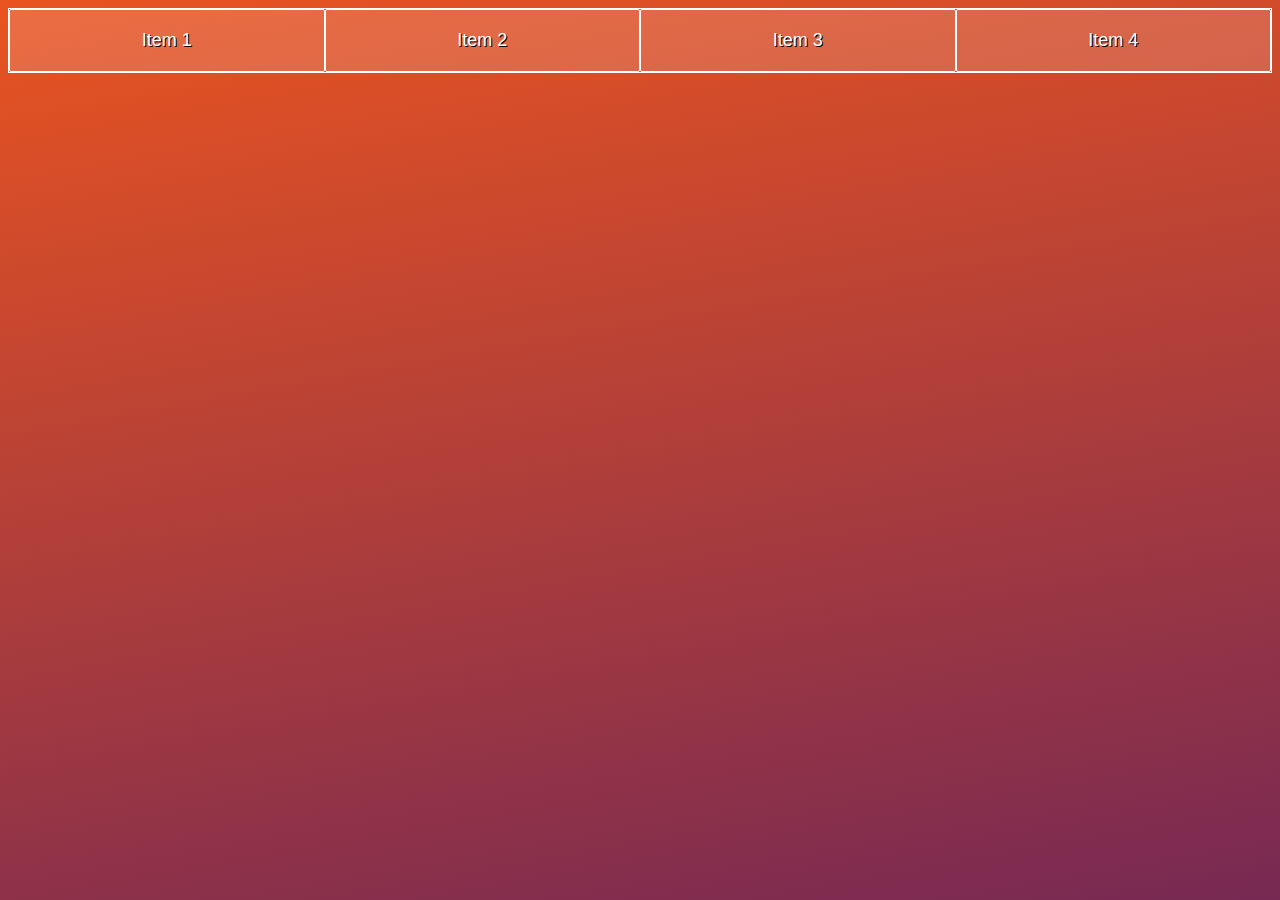
<file: resources/index.html>
<!DOCTYPE html>
<html>
  <head>
    <meta charset="utf-8">
    <title>The Complete Flexbox Course by Peter</title>
    <link rel="stylesheet" href="css/base.css">
    <link rel="stylesheet" href="css/main.css">
  </head>
  <body>
    <section class="container">
      <div class=""><span>Item 1</span></div>
      <div class=""><span>Item 2</span></div>
      <div class=""><span>Item 3</span></div>
      <div class=""><span>Item 4</span></div>
    </section>
  </body>
</html>
</file>
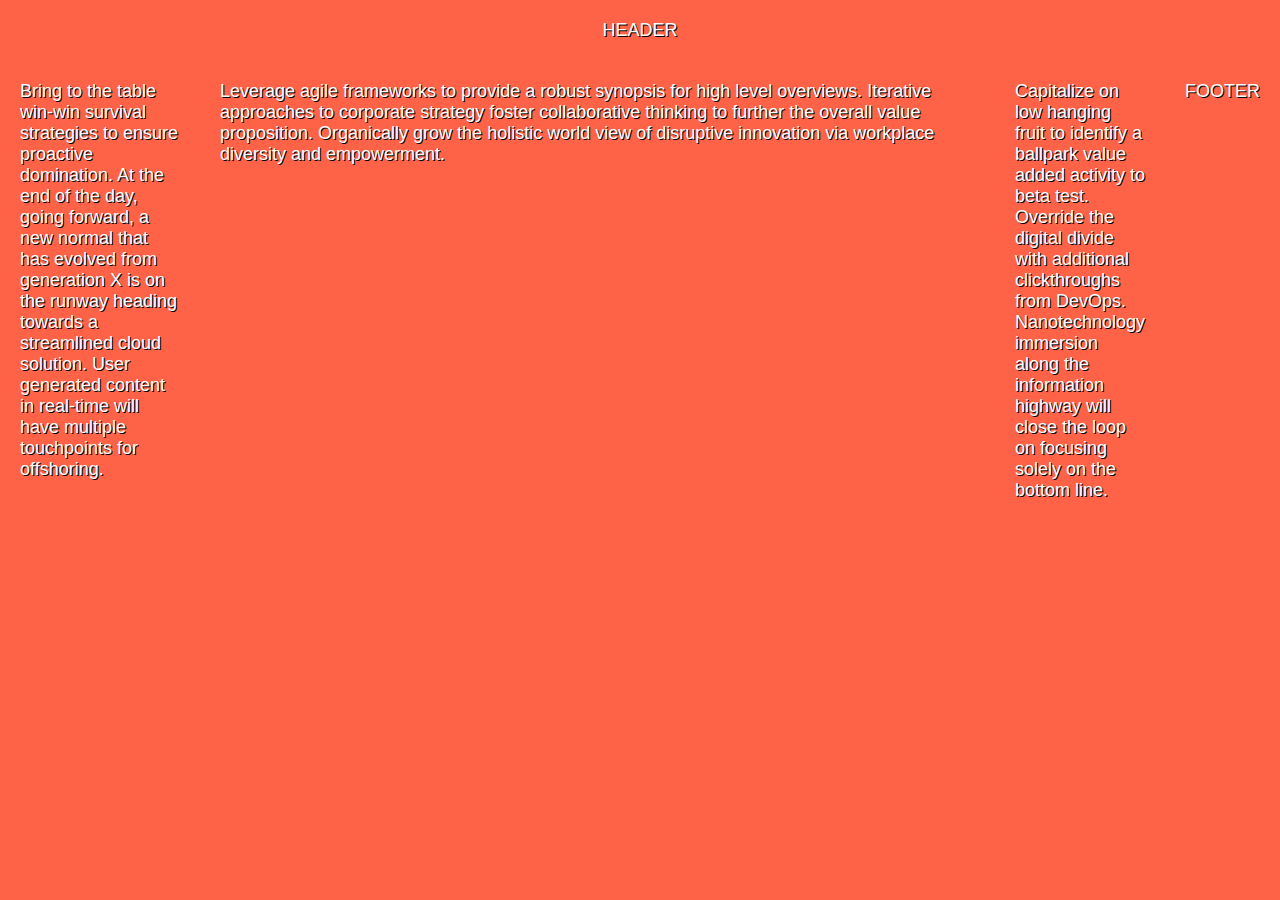
<file: 5_flexbox_in_practice/holy-grail-layout/index.html>
<!DOCTYPE html>
<html>
  <head>
    <meta charset="utf-8">
    <title>The Holy Grail Layout</title>
    <link rel="stylesheet" href="css/base.css">
    <link rel="stylesheet" href="css/main.css">
  </head>
  <body>
    <header id="header">HEADER</header>
    <main id="main">
      <section id="content">
        Leverage agile frameworks to provide a robust synopsis for high level overviews. Iterative approaches to corporate strategy foster collaborative thinking to further the overall value proposition. Organically grow the holistic world view of disruptive innovation via workplace diversity and empowerment.
      </section>
      <aside id="secondary">
        Bring to the table win-win survival strategies to ensure proactive domination. At the end of the day, going forward, a new normal that has evolved from generation X is on the runway heading towards a streamlined cloud solution. User generated content in real-time will have multiple touchpoints for offshoring.
      </aside>
      <aside id="tertiary">
        Capitalize on low hanging fruit to identify a ballpark value added activity to beta test. Override the digital divide with additional clickthroughs from DevOps. Nanotechnology immersion along the information highway will close the loop on focusing solely on the bottom line.
      </aside>
      <footer id="footer">FOOTER</footer>
    </main>
  </body>
</html>
</file>
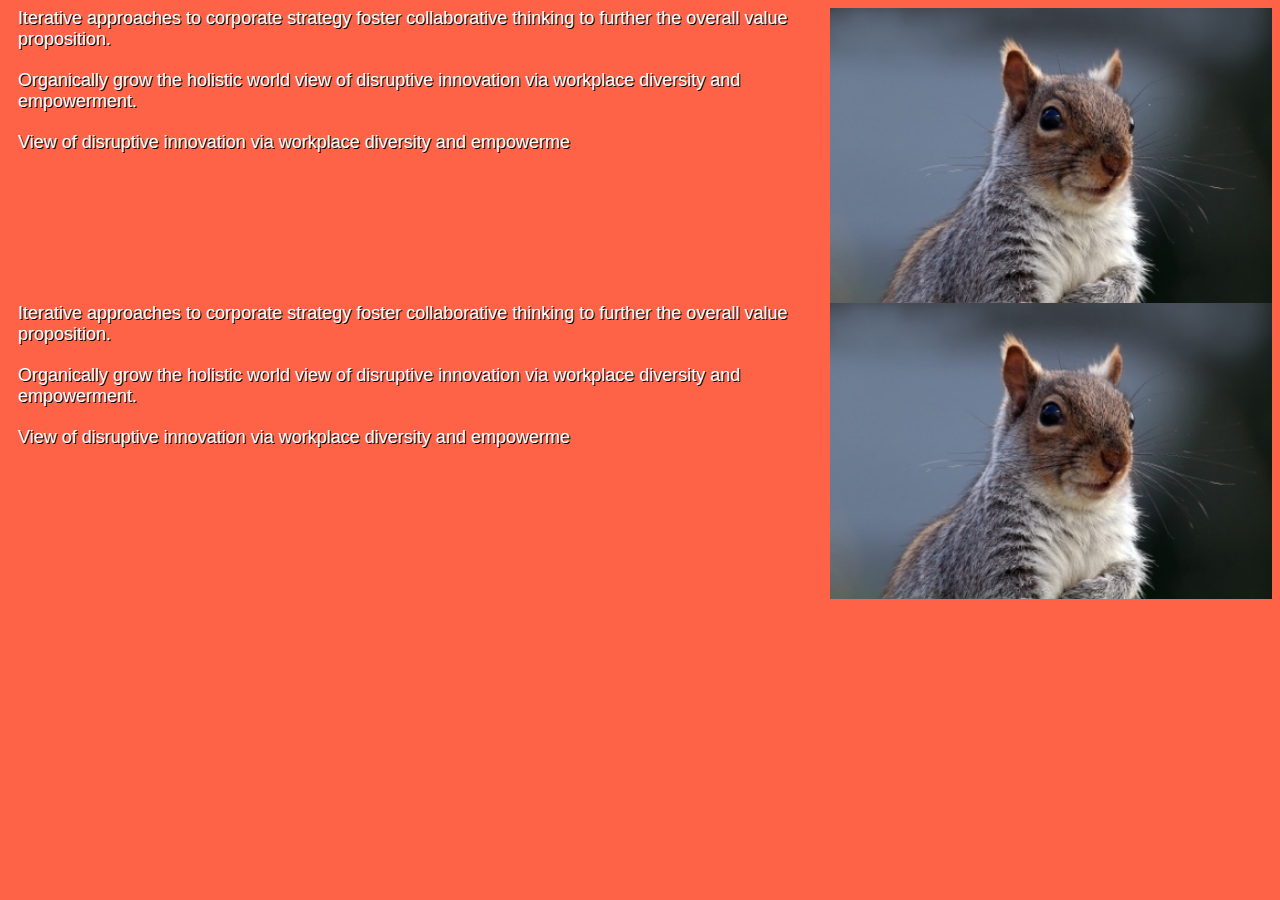
<file: 5_flexbox_in_practice/media_objects/index.html>
<!DOCTYPE html>
<html>
  <head>
    <meta charset="utf-8">
    <title>The Complete Flexbox Course</title>
    <link rel="stylesheet" href="css/base.css">
    <link rel="stylesheet" href="css/main.css">
  </head>
  <body>
    <div class="media">
      <img src="img/squirrel.jpg" alt="" class="figure">
      <div class="media-body">
        <p>Iterative approaches to corporate strategy foster collaborative thinking to further the overall value proposition.</p>
        <p>Organically grow the holistic world view of disruptive innovation via workplace diversity and empowerment.</p>
        <p>View of disruptive innovation via workplace diversity and empowerme</p>
      </div>
    </div>
    <div class="media">
      <img src="img/squirrel.jpg" alt="" class="figure">
      <div class="media-body">
        <p>Iterative approaches to corporate strategy foster collaborative thinking to further the overall value proposition.</p>
        <p>Organically grow the holistic world view of disruptive innovation via workplace diversity and empowerment.</p>
        <p>View of disruptive innovation via workplace diversity and empowerme</p>
      </div>
    </div>
  </body>
</html>
</file>
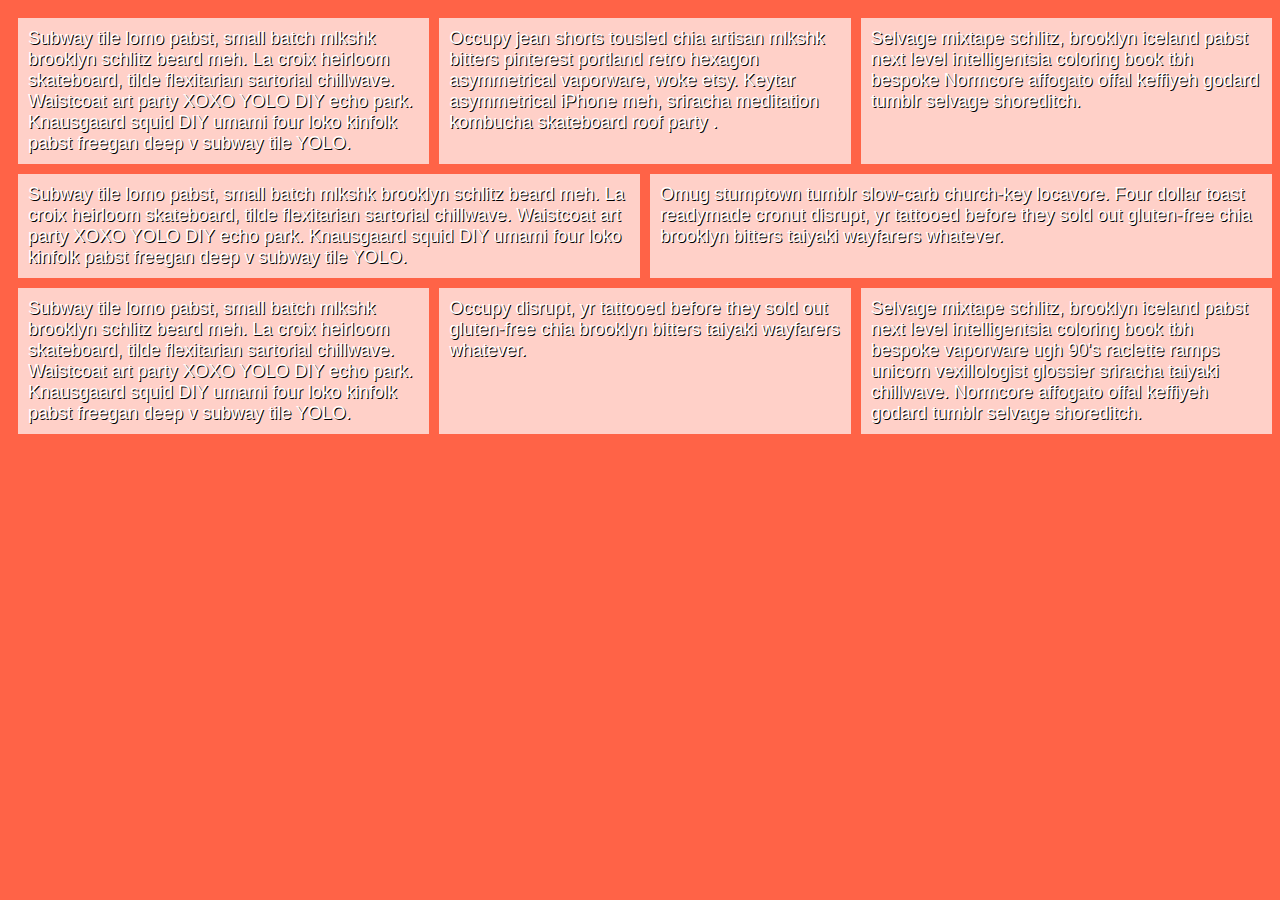
<file: 5_flexbox_in_practice/solution_1/index.html>
<!DOCTYPE html>
<html>
  <head>
    <meta charset="utf-8">
    <title>The Complete Flexbox Course by Peter</title>
    <link rel="stylesheet" href="css/base.css">
    <link rel="stylesheet" href="css/main.css">
  </head>
  <body>
    <div class="grid gutters">
      <div class="cell">
        <div class=""> Subway tile lomo pabst, small batch mlkshk brooklyn schlitz beard meh. La croix heirloom skateboard, tilde flexitarian sartorial chillwave. Waistcoat art party XOXO YOLO DIY echo park. Knausgaard squid DIY umami four loko kinfolk pabst freegan deep v subway tile YOLO. </div>
      </div>
      <div class="cell">
        <div class="">Occupy jean shorts tousled chia artisan mlkshk bitters pinterest portland retro hexagon asymmetrical vaporware, woke etsy. Keytar asymmetrical iPhone meh, sriracha meditation kombucha skateboard roof party .</div>
      </div>
      <div class="cell">
        <div class="">Selvage mixtape schlitz, brooklyn iceland pabst next level intelligentsia coloring book tbh bespoke  Normcore affogato offal keffiyeh godard tumblr selvage shoreditch.</div>
      </div>
    </div>
    <div class="grid gutters">
      <div class="cell">
        <div class=""> Subway tile lomo pabst, small batch mlkshk brooklyn schlitz beard meh. La croix heirloom skateboard, tilde flexitarian sartorial chillwave. Waistcoat art party XOXO YOLO DIY echo park. Knausgaard squid DIY umami four loko kinfolk pabst freegan deep v subway tile YOLO. </div>
      </div>
      <div class="cell">
        <div class="">Omug stumptown tumblr slow-carb church-key locavore. Four dollar toast readymade cronut disrupt, yr tattooed before they sold out gluten-free chia brooklyn bitters taiyaki wayfarers whatever.</div>
      </div>
    </div>
    <div class="grid gutters">
      <div class="cell">
        <div class=""> Subway tile lomo pabst, small batch mlkshk brooklyn schlitz beard meh. La croix heirloom skateboard, tilde flexitarian sartorial chillwave. Waistcoat art party XOXO YOLO DIY echo park. Knausgaard squid DIY umami four loko kinfolk pabst freegan deep v subway tile YOLO. </div>
      </div>
      <div class="cell">
        <div class="">Occupy disrupt, yr tattooed before they sold out gluten-free chia brooklyn bitters taiyaki wayfarers whatever.</div>
      </div>
      <div class="cell">
        <div class="">Selvage mixtape schlitz, brooklyn iceland pabst next level intelligentsia coloring book tbh bespoke vaporware ugh 90's raclette ramps unicorn vexillologist glossier sriracha taiyaki chillwave. Normcore affogato offal keffiyeh godard tumblr selvage shoreditch.</div>
      </div>
    </div>
  </body>
</html>
</file>
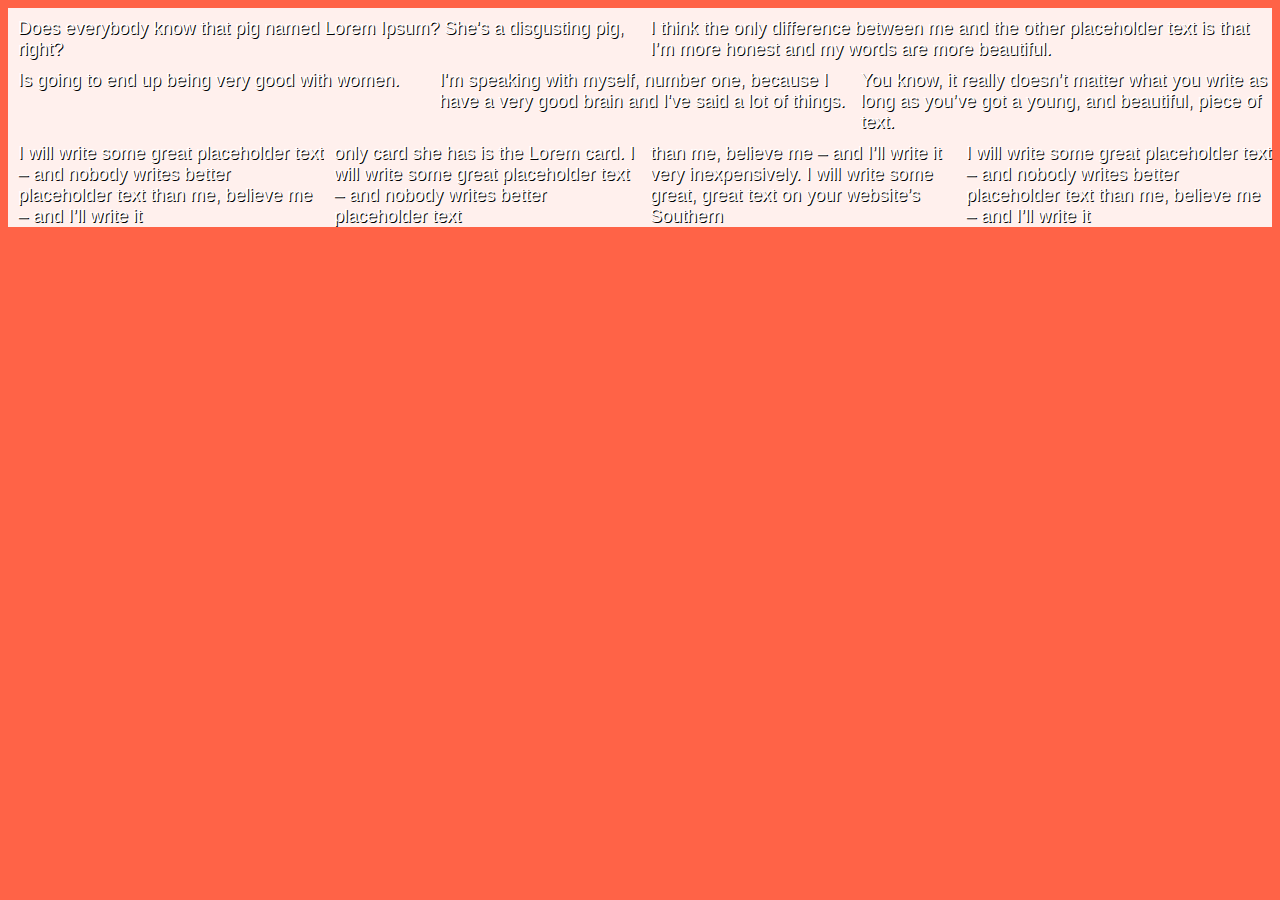
<file: 5_flexbox_in_practice/solution_2/index.html>
<!DOCTYPE html>
<html>
  <head>
    <meta charset="utf-8">
    <title>The Complete Flexbox Course by Peter</title>
    <link rel="stylesheet" href="css/base.css">
    <link rel="stylesheet" href="css/main.css">
  </head>
  <body>
    <div class="grid gutters">
      <div class="half">
        <div class="">Does everybody know that pig named Lorem Ipsum? She's a disgusting pig, right? </div>
      </div>
      <div class="half">
        <div class="">I think the only difference between me and the other placeholder text is that I’m more honest and my words are more beautiful. </div>
      </div>
    </div>
    <div class="grid gutters">
      <div class="third">
        <div class="">Is going to end up being very good with women.</div>
      </div>
      <div class="third">
        <div class="">I'm speaking with myself, number one, because I have a very good brain and I've said a lot of things.</div>
      </div>
      <div class="third">
        <div class="">You know, it really doesn’t matter what you write as long as you’ve got a young, and beautiful, piece of text.</div>
      </div>
    </div>
    <div class="grid gutters">
      <div class="fourth">
        <div class="">I will write some great placeholder text – and nobody writes better placeholder text than me, believe me – and I’ll write it </div>
      </div>
      <div class="fourth">
        <div class="">only card she has is the Lorem card. I will write some great placeholder text – and nobody writes better placeholder text</div>
      </div>
      <div class="fourth">
        <div class="">than me, believe me – and I’ll write it very inexpensively. I will write some great, great text on your website’s Southern</div>
      </div>
      <div class="fourth">
        <div class=""> I will write some great placeholder text – and nobody writes better placeholder text than me, believe me – and I’ll write it </div>
      </div>
    </div>
  </body>
</html>
</file>
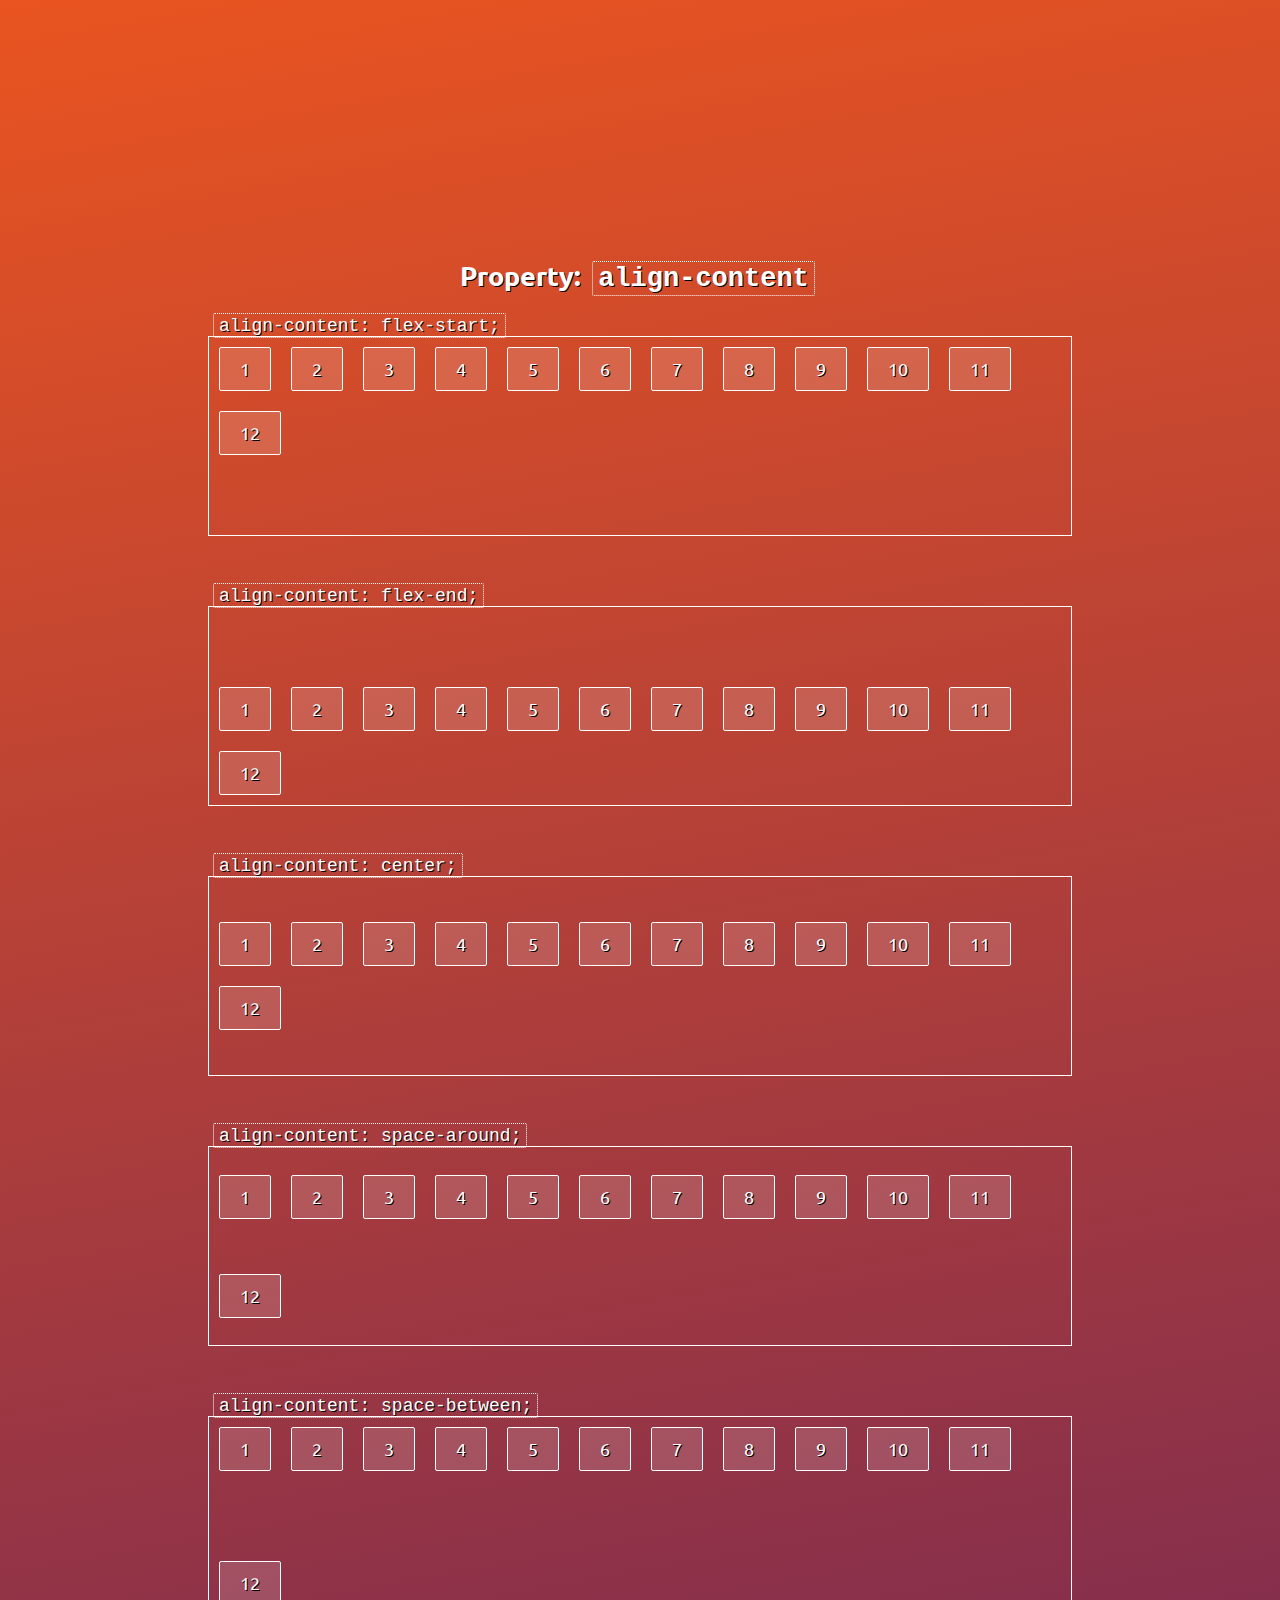
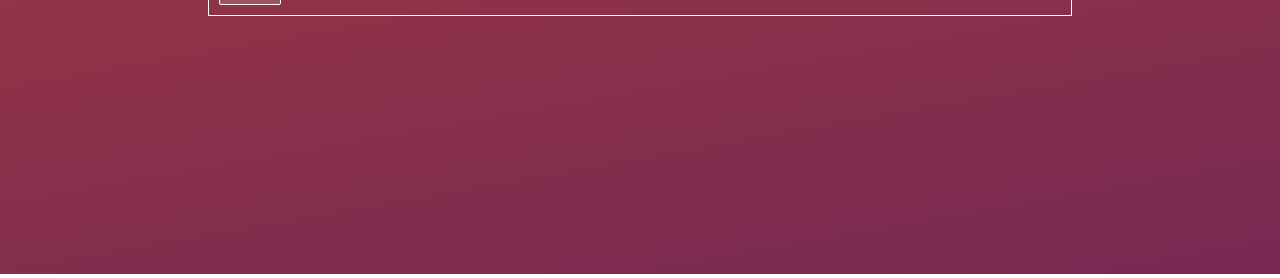
<file: showcase/aligncontent.html>
<html>
  <head>
      <title>Flexbox Grids</title>
      <link rel="stylesheet" href="css/showcase.css">
      <link rel="stylesheet" href="css/aligncontent.css">
      <link href="https://fonts.googleapis.com/css?family=Ubuntu:300" rel="stylesheet">
  </head>
  <body>

    <h2>Property: <code>align-content</code></h2>

    <code>align-content: flex-start;</code>
    <div class="align-start container outlined">
      <div>1</div> <div>2</div> <div>3</div> <div>4</div>
      <div>5</div> <div>6</div> <div>7</div> <div>8</div>
      <div>9</div> <div>10</div> <div>11</div> <div>12</div>
    </div>

    <code>align-content: flex-end;</code>
    <div class="align-end container outlined">
      <div>1</div> <div>2</div> <div>3</div> <div>4</div>
      <div>5</div> <div>6</div> <div>7</div> <div>8</div>
      <div>9</div> <div>10</div> <div>11</div> <div>12</div>
    </div>

    <code>align-content: center;</code>
    <div class="align-center container outlined">
      <div>1</div> <div>2</div> <div>3</div> <div>4</div>
      <div>5</div> <div>6</div> <div>7</div> <div>8</div>
      <div>9</div> <div>10</div> <div>11</div> <div>12</div>
    </div>

    <code>align-content: space-around;</code>
    <div class="align-around container outlined">
      <div>1</div> <div>2</div> <div>3</div> <div>4</div>
      <div>5</div> <div>6</div> <div>7</div> <div>8</div>
      <div>9</div> <div>10</div> <div>11</div> <div>12</div>
    </div>

    <code>align-content: space-between;</code>
    <div class="align-between container outlined">
      <div>1</div> <div>2</div> <div>3</div> <div>4</div>
      <div>5</div> <div>6</div> <div>7</div> <div>8</div>
      <div>9</div> <div>10</div> <div>11</div> <div>12</div>
    </div>
  </body>
</html>
</file>
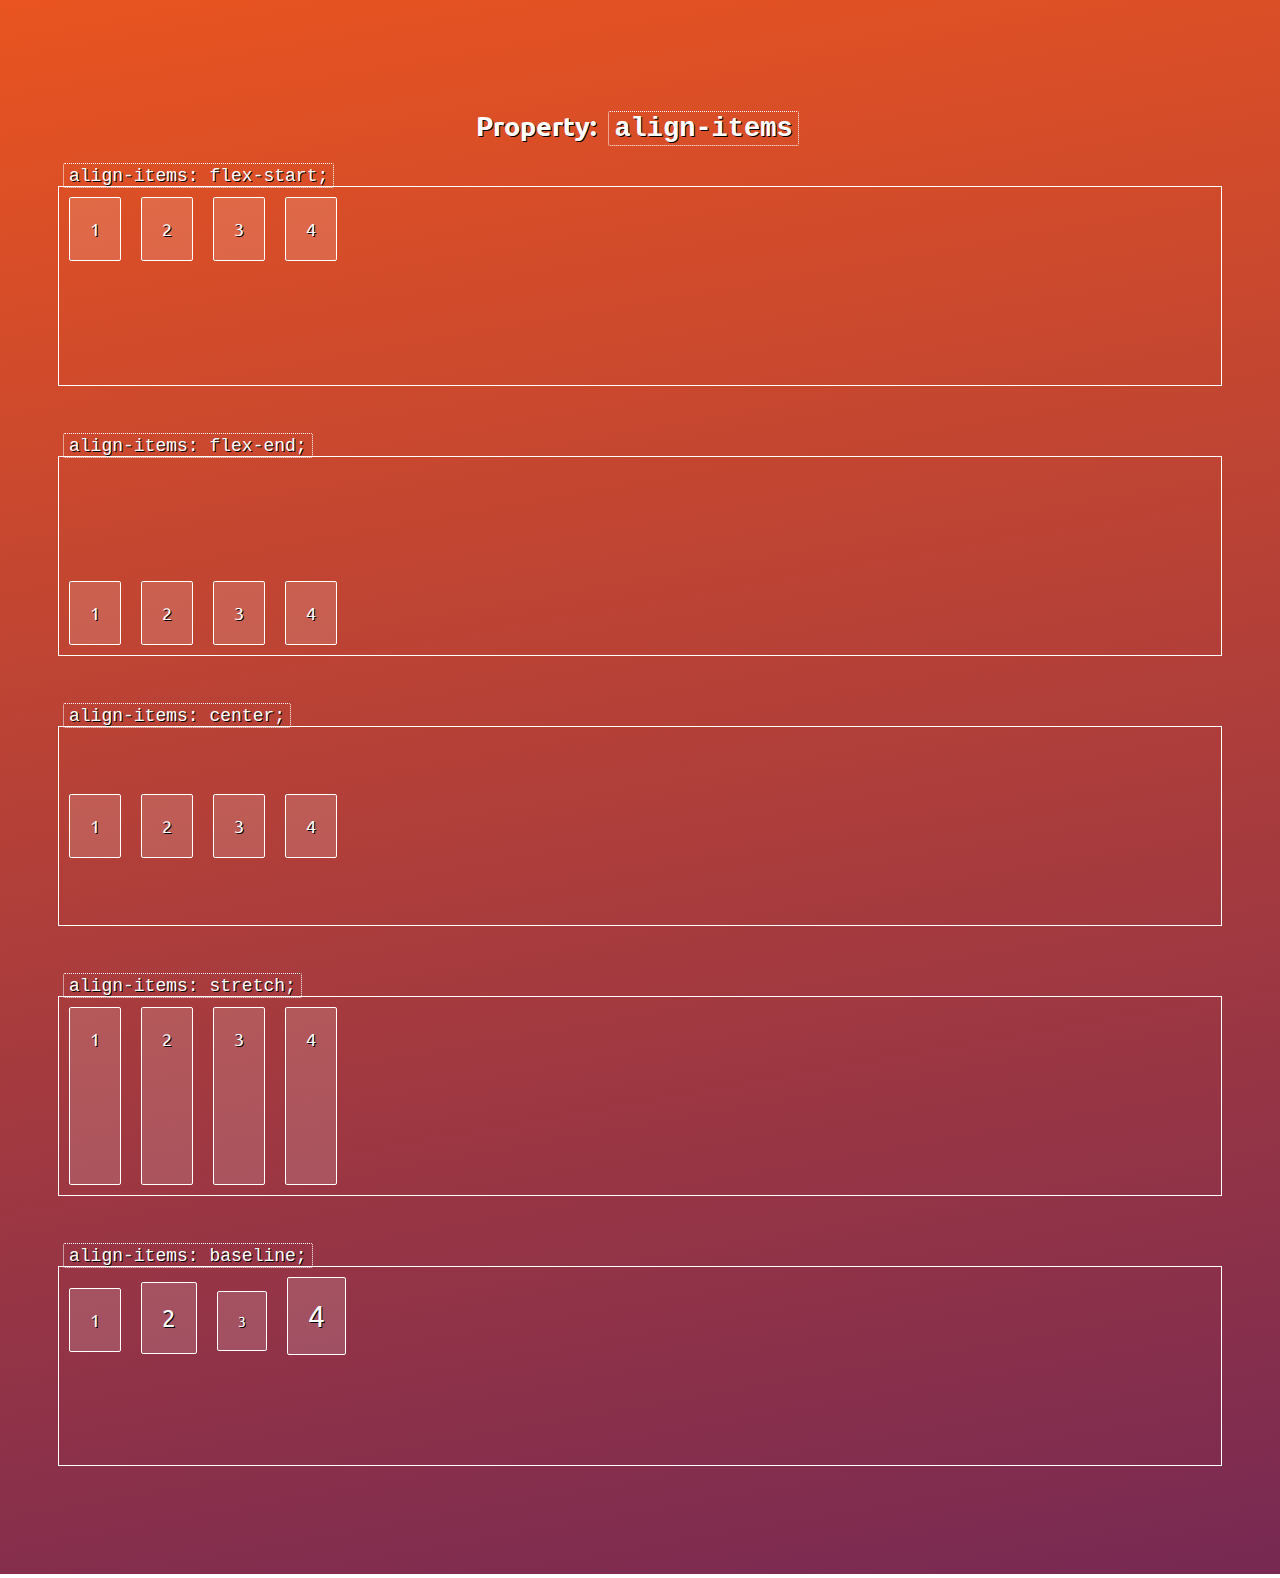
<file: showcase/alignment.html>
<html>
  <head>
      <title>Flexbox Grids</title>
      <link rel="stylesheet" href="css/showcase.css">
      <link rel="stylesheet" href="css/alignment.css">
      <link href="https://fonts.googleapis.com/css?family=Ubuntu:300" rel="stylesheet">
  </head>
  <body>

    <h2>Property: <code>align-items</code></h2>

    <code>align-items: flex-start;</code>
    <div class="align-start container outlined">
      <div>1</div>
      <div>2</div>
      <div>3</div>
      <div>4</div>
    </div>

    <code>align-items: flex-end;</code>
    <div class="align-end container outlined">
      <div>1</div>
      <div>2</div>
      <div>3</div>
      <div>4</div>
    </div>

    <code>align-items: center;</code>
    <div class="align-center container outlined">
      <div>1</div>
      <div>2</div>
      <div>3</div>
      <div>4</div>
    </div>

    <code>align-items: stretch;</code>
    <div class="align-stretch container outlined">
      <div>1</div>
      <div>2</div>
      <div>3</div>
      <div>4</div>
    </div>

    <code>align-items: baseline;</code>
    <div class="align-baseline container outlined">
      <div>1</div>
      <div>2</div>
      <div>3</div>
      <div>4</div>
    </div>
  </body>
</html>
</file>
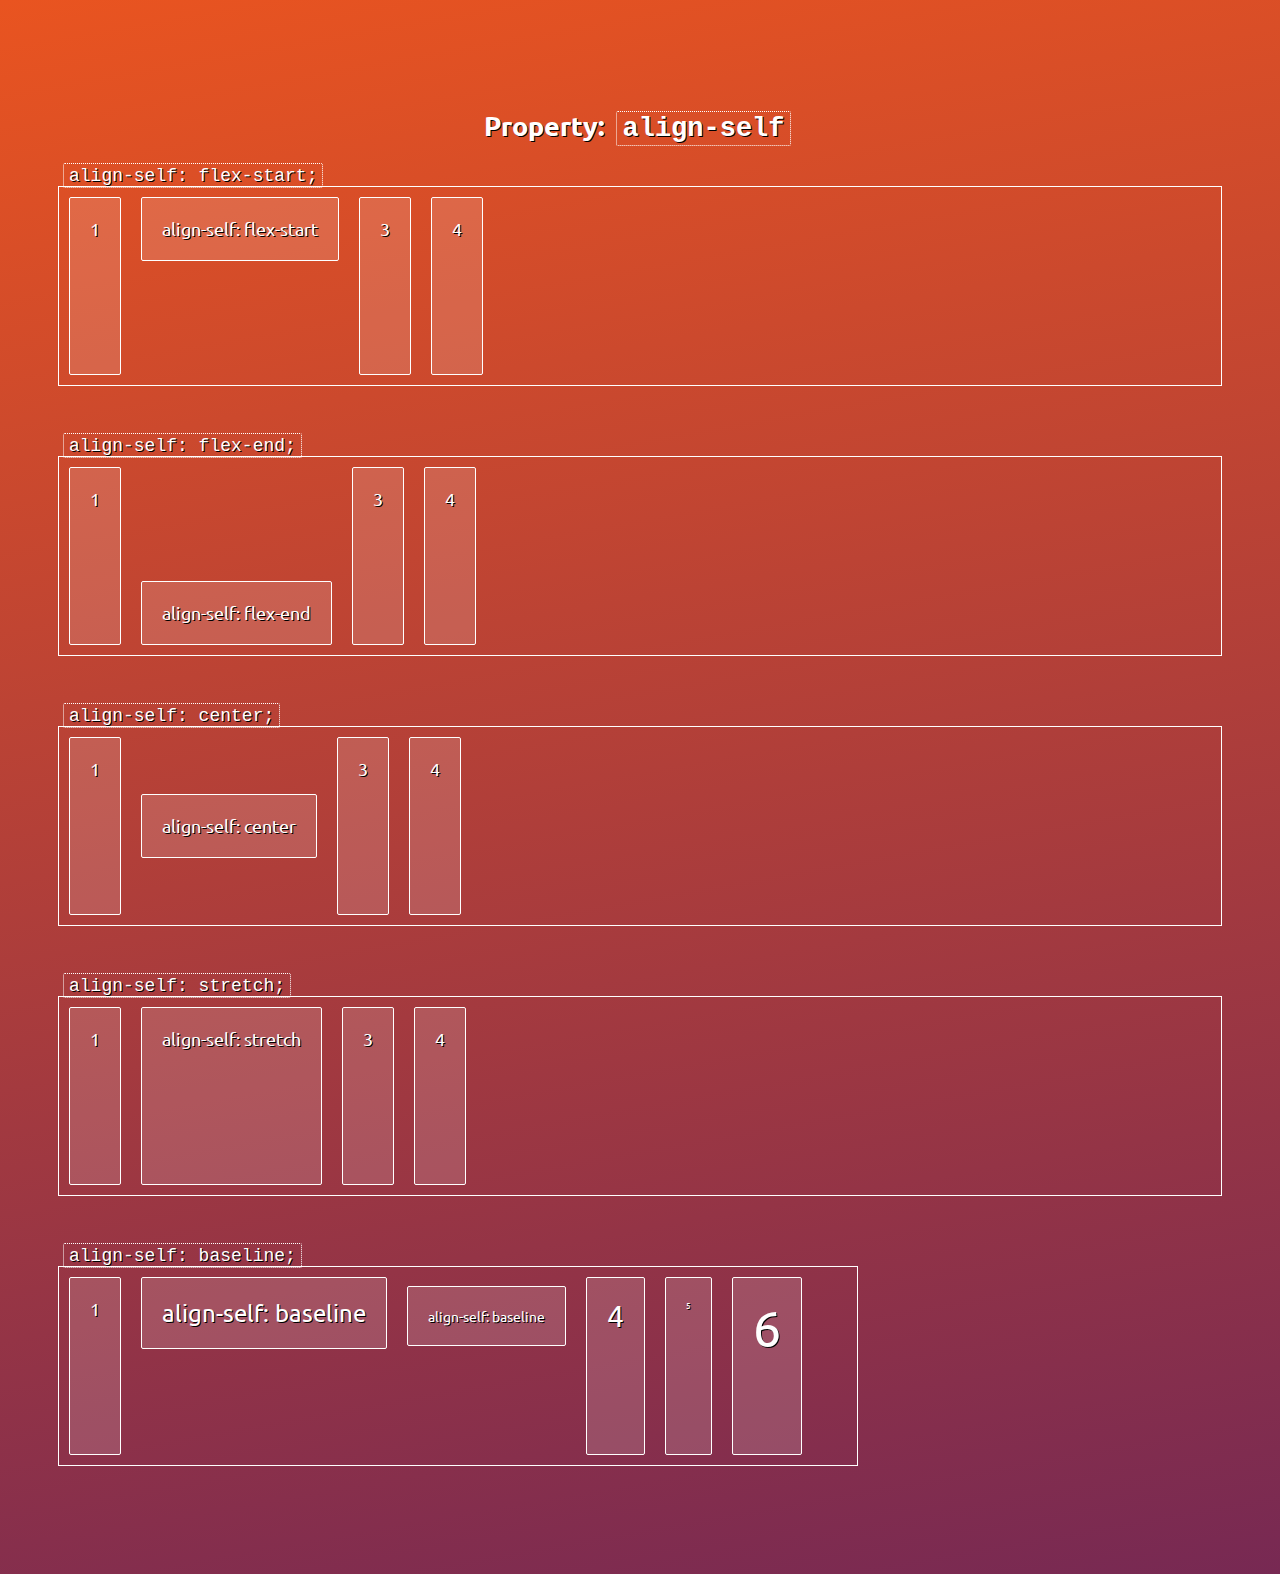
<file: showcase/alignself.html>
<html>
  <head>
      <title>Flexbox Grids</title>
      <link rel="stylesheet" href="css/showcase.css">
      <link rel="stylesheet" href="css/alignself.css">
      <link href="https://fonts.googleapis.com/css?family=Ubuntu:300" rel="stylesheet">
  </head>
  <body>

    <h2>Property: <code>align-self</code></h2>

    <code>align-self: flex-start;</code>
    <div class="container outlined">
      <div>1</div>
      <div class="self-start">align-self: flex-start</div>
      <div>3</div>
      <div>4</div>
    </div>

    <code>align-self: flex-end;</code>
    <div class="container outlined">
      <div>1</div>
      <div class="self-end">align-self: flex-end</div>
      <div>3</div>
      <div>4</div>
    </div>

    <code>align-self: center;</code>
    <div class="container outlined">
      <div>1</div>
      <div class="self-center">align-self: center</div>
      <div>3</div>
      <div>4</div>
    </div>

    <code>align-self: stretch;</code>
    <div class="container outlined">
      <div>1</div>
      <div class="self-stretch">align-self: stretch</div>
      <div>3</div>
      <div>4</div>
    </div>

    <code>align-self: baseline;</code>
    <div class="container outlined baseline">
      <div>1</div>
      <div class="self-baseline">align-self: baseline</div>
      <div class="self-baseline">align-self: baseline</div>
      <div>4</div>
      <div>5</div>
      <div>6</div>
    </div>
  </body>
</html>
</file>
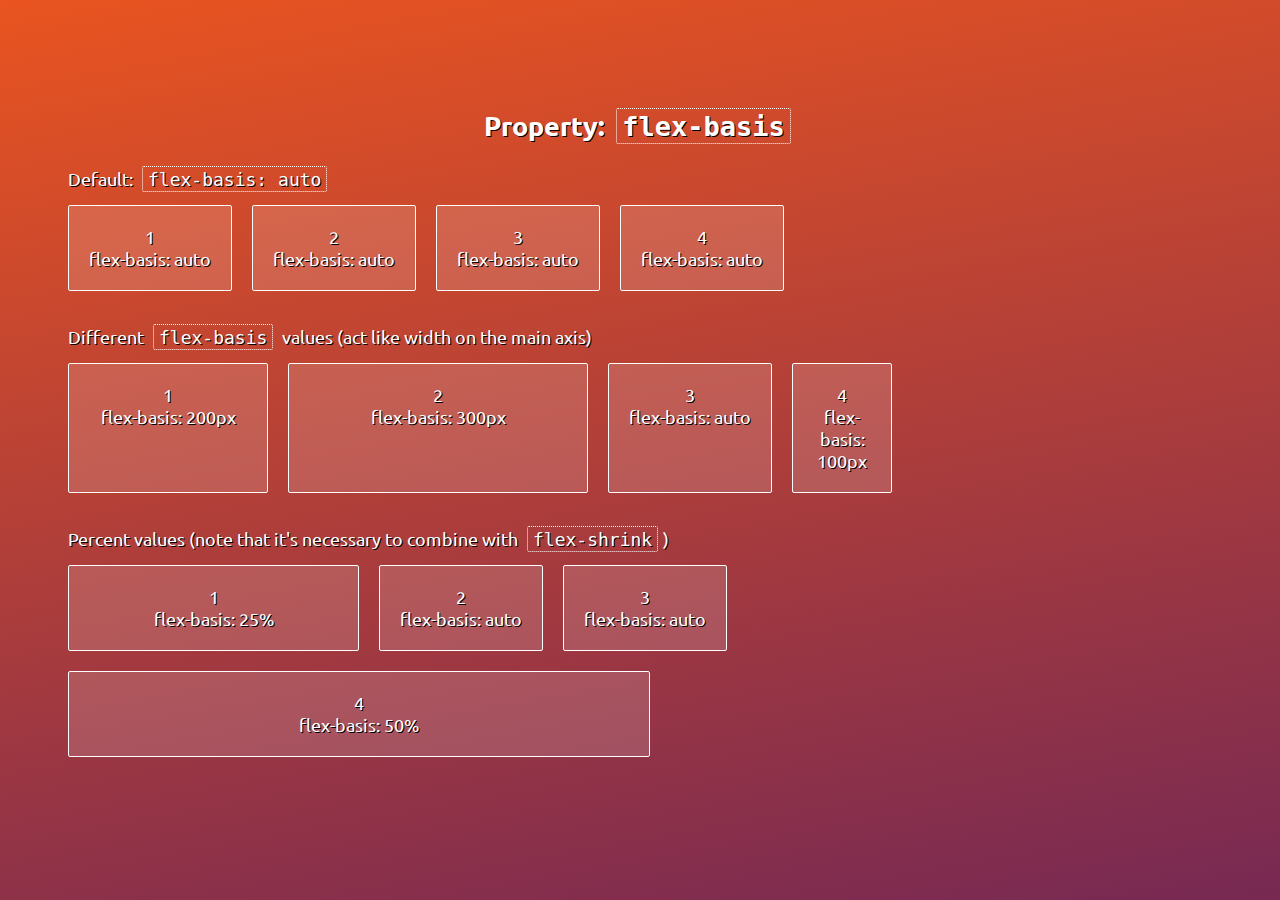
<file: showcase/flexbasis.html>
<html>
  <head>
      <title>Flexbox Grids</title>
      <link rel="stylesheet" href="css/showcase.css">
      <link rel="stylesheet" href="css/flexbasis.css">
      <link href="https://fonts.googleapis.com/css?family=Ubuntu:300" rel="stylesheet">
  </head>
  <body>

    <h2>Property: <code>flex-basis</code></h2>

    <p>Default: <code>flex-basis: auto</code></p>
    <div class="container">
      <div>1 <br>flex-basis: auto</div>
      <div>2 <br>flex-basis: auto</div>
      <div>3 <br>flex-basis: auto</div>
      <div>4 <br>flex-basis: auto</div>
    </div>

    <p>Different <code>flex-basis</code> values (act like width on the main axis)</p>
    <div class="basis1 container">
      <div>1 <br>flex-basis: 200px</div>
      <div>2 <br>flex-basis: 300px</div>
      <div>3 <br>flex-basis: auto</div>
      <div>4 <br>flex-basis: 100px</div>
    </div>

    <p>Percent values (note that it's necessary to combine with <code>flex-shrink</code>)</p>
    <div class="basis2 container">
      <div>1 <br>flex-basis: 25%</div>
      <div>2 <br>flex-basis: auto</div>
      <div>3 <br>flex-basis: auto</div>
      <div>4 <br>flex-basis: 50%</div>
    </div>

  </body>
</html>
</file>
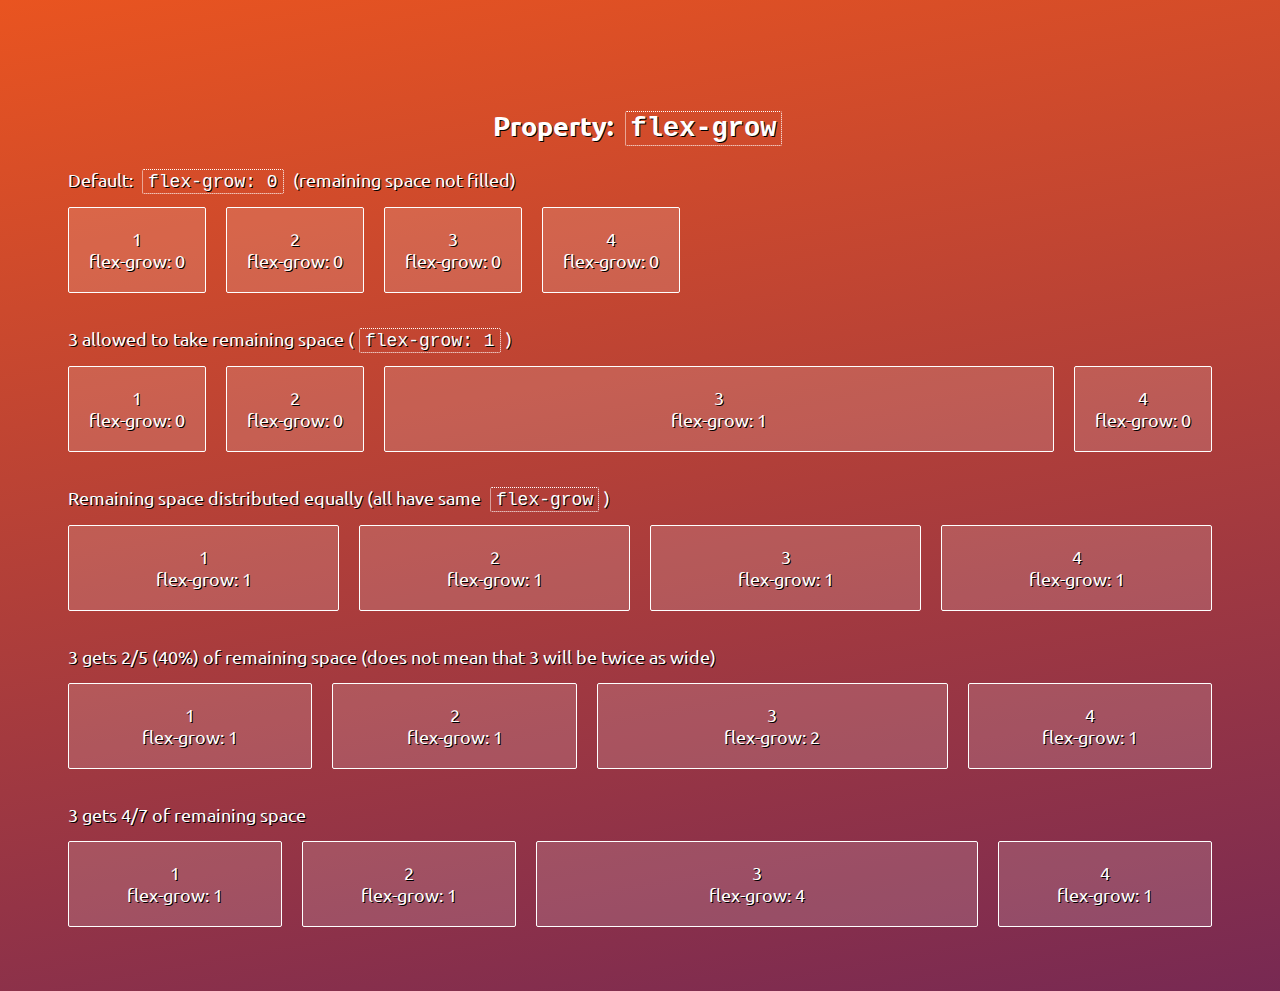
<file: showcase/flexgrow.html>
<html>
  <head>
      <title>Flexbox Grids</title>
      <link rel="stylesheet" href="css/showcase.css">
      <link rel="stylesheet" href="css/flexgrow.css">
      <link href="https://fonts.googleapis.com/css?family=Ubuntu:300" rel="stylesheet">
  </head>
  <body>

    <h2>Property: <code>flex-grow</code></h2>

    <p>Default: <code>flex-grow: 0</code> (remaining space not filled)</p>
    <div class="container">
      <div>1 <br>flex-grow: 0</div>
      <div>2 <br>flex-grow: 0</div>
      <div>3 <br>flex-grow: 0</div>
      <div>4 <br>flex-grow: 0</div>
    </div>

    <p>3 allowed to take remaining space (<code>flex-grow: 1</code>)</p>
    <div class="grow1 container">
      <div>1 <br>flex-grow: 0</div>
      <div>2 <br>flex-grow: 0</div>
      <div>3 <br>flex-grow: 1</div>
      <div>4 <br>flex-grow: 0</div>
    </div>

    <p>Remaining space distributed equally (all have same <code>flex-grow</code>)</p>
    <div class="grow2 container">
      <div>1 <br>flex-grow: 1</div>
      <div>2 <br>flex-grow: 1</div>
      <div>3 <br>flex-grow: 1</div>
      <div>4 <br>flex-grow: 1</div>
    </div>

    <p>3 gets 2/5 (40%) of remaining space (does not mean that 3 will be twice as wide)</p>
    <div class="grow3 container">
      <div>1 <br>flex-grow: 1</div>
      <div>2 <br>flex-grow: 1</div>
      <div>3 <br>flex-grow: 2</div>
      <div>4 <br>flex-grow: 1</div>
    </div>

    <p>3 gets 4/7 of remaining space</p>
    <div class="grow4 container">
      <div>1 <br>flex-grow: 1</div>
      <div>2 <br>flex-grow: 1</div>
      <div>3 <br>flex-grow: 4</div>
      <div>4 <br>flex-grow: 1</div>
    </div>

  </body>
</html>
</file>
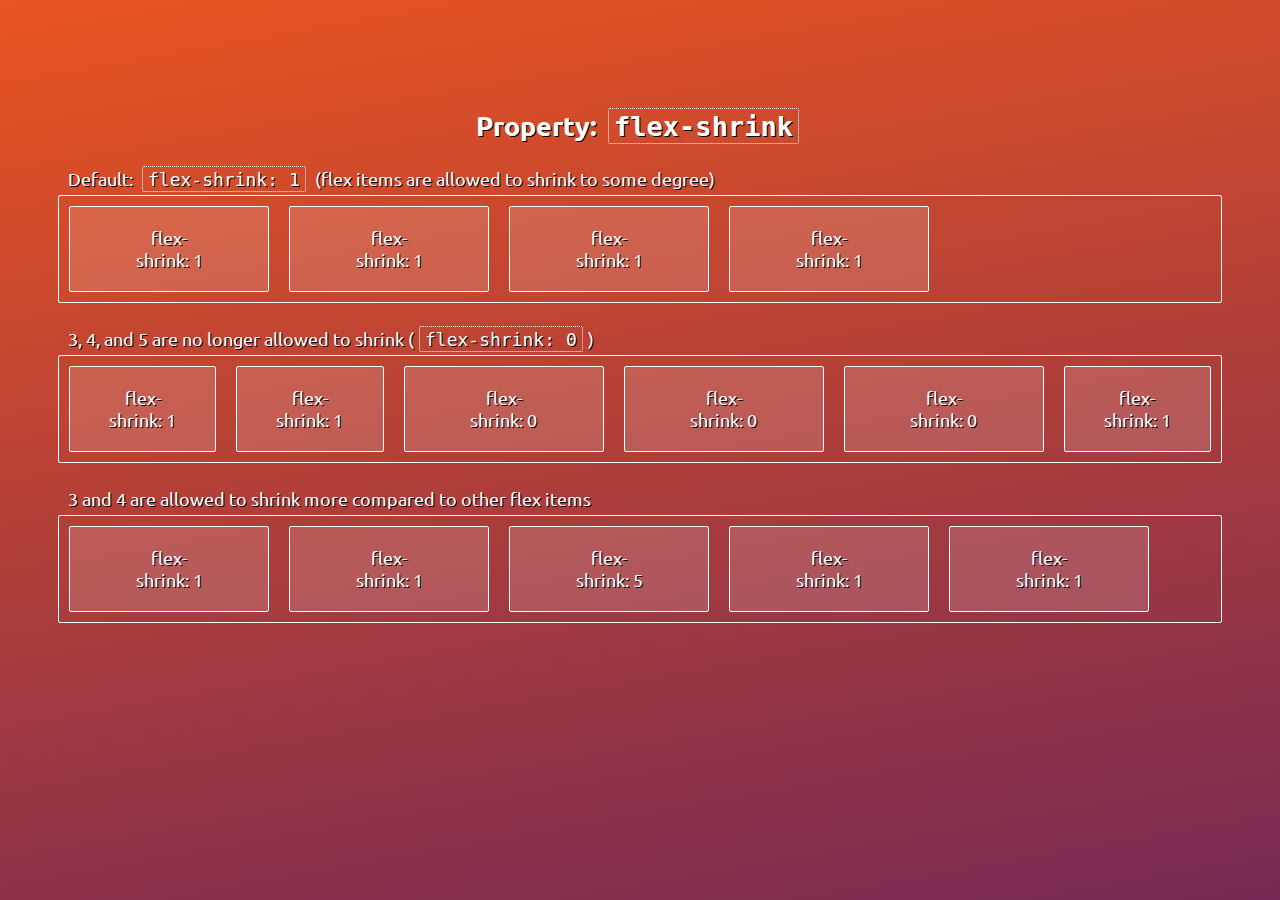
<file: showcase/flexshrink.html>
<html>
  <head>
      <title>Flexbox Grids</title>
      <link rel="stylesheet" href="css/showcase.css">
      <link rel="stylesheet" href="css/flexshrink.css">
      <link href="https://fonts.googleapis.com/css?family=Ubuntu:300" rel="stylesheet">
  </head>
  <body>

    <h2>Property: <code>flex-shrink</code></h2>

    <p>Default: <code>flex-shrink: 1</code> (flex items are allowed to shrink to some degree)</p>
    <div class="container">
      <div>flex-<br>shrink: 1</div>
      <div>flex-<br>shrink: 1</div>
      <div>flex-<br>shrink: 1</div>
      <div>flex-<br>shrink: 1</div>
    </div>

    <p>3, 4, and 5 are no longer allowed to shrink (<code>flex-shrink: 0</code>)</p>
    <div class="shrink1 container">
      <div>flex-<br>shrink: 1</div>
      <div>flex-<br>shrink: 1</div>
      <div>flex-<br>shrink: 0</div>
      <div>flex-<br>shrink: 0</div>
      <div>flex-<br>shrink: 0</div>
      <div>flex-<br>shrink: 1</div>
    </div>

    <p>3 and 4 are allowed to shrink more compared to other flex items</p>
    <div class="shrink2 container">
      <div>flex-<br>shrink: 1</div>
      <div>flex-<br>shrink: 1</div>
      <div>flex-<br>shrink: 5</div>
      <div>flex-<br>shrink: 1</div>
      <div>flex-<br>shrink: 1</div>
    </div>

  </body>
</html>
</file>
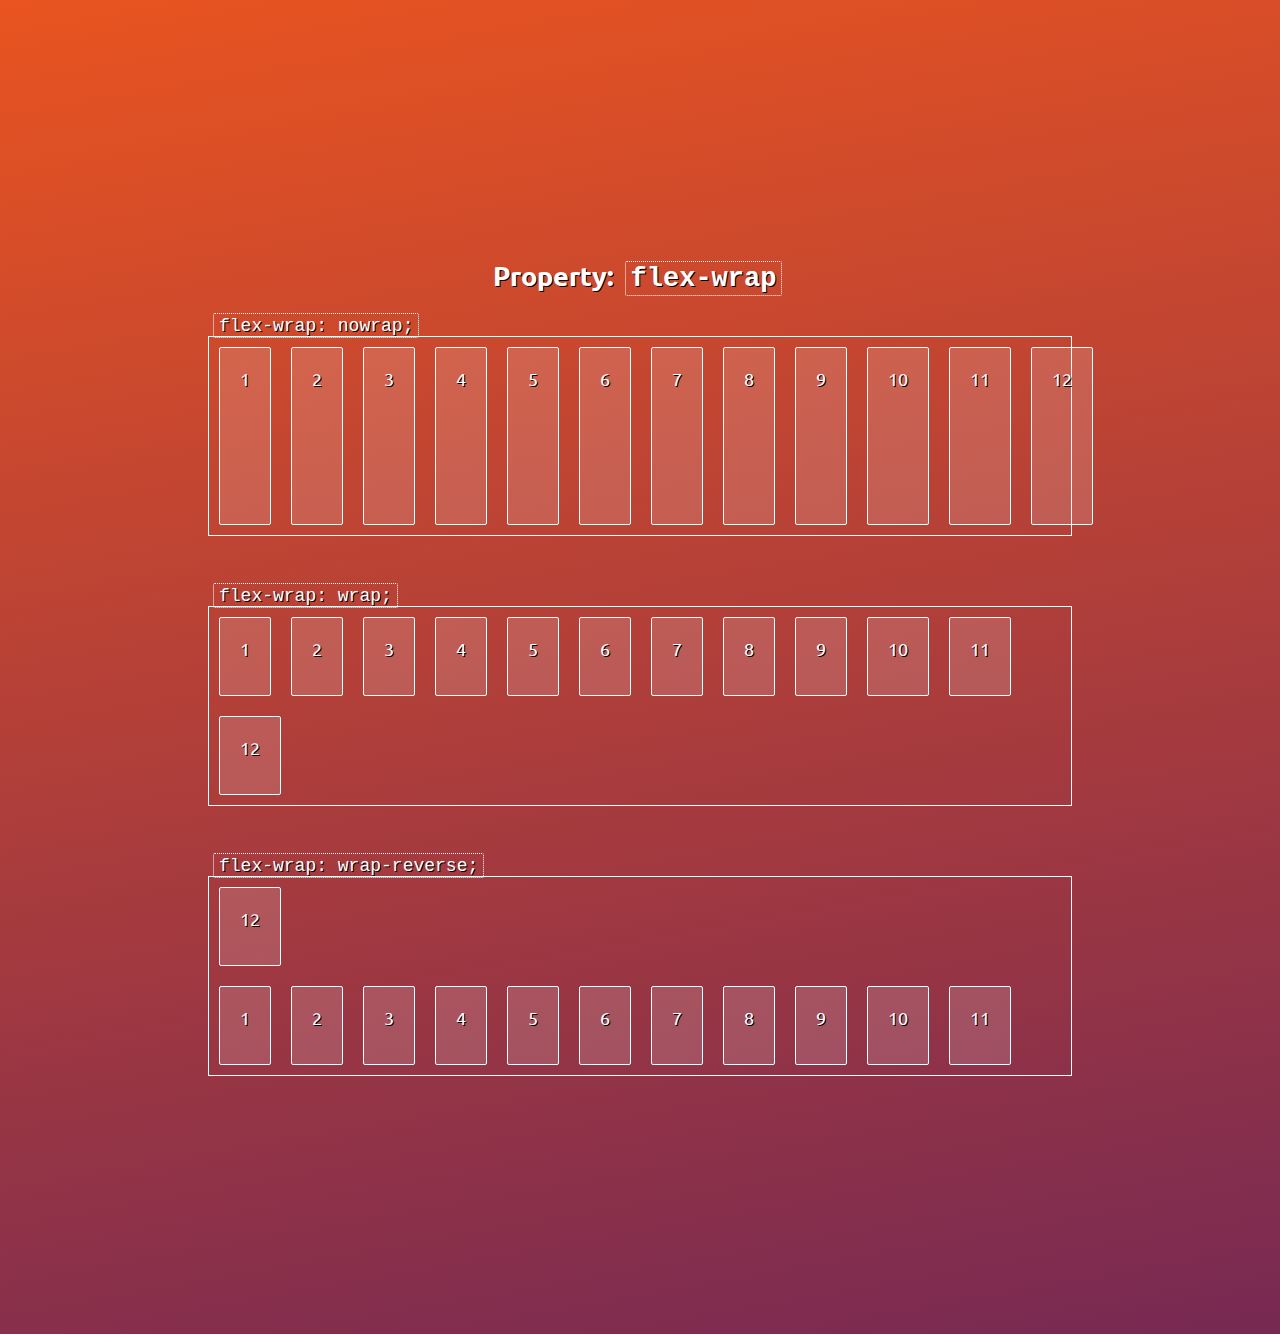
<file: showcase/flexwrap.html>
<html>
  <head>
      <title>Flexbox Grids</title>
      <link rel="stylesheet" href="css/showcase.css">
      <link rel="stylesheet" href="css/flexwrap.css">
      <link href="https://fonts.googleapis.com/css?family=Ubuntu:300" rel="stylesheet">
  </head>
  <body>

    <h2>Property: <code>flex-wrap</code></h2>

    <code>flex-wrap: nowrap;</code>
    <div class="nowrap container outlined">
      <div>1</div> <div>2</div> <div>3</div> <div>4</div>
      <div>5</div> <div>6</div> <div>7</div> <div>8</div>
      <div>9</div> <div>10</div> <div>11</div> <div>12</div>
    </div>

    <code>flex-wrap: wrap;</code>
    <div class="wrap container outlined">
      <div>1</div> <div>2</div> <div>3</div> <div>4</div>
      <div>5</div> <div>6</div> <div>7</div> <div>8</div>
      <div>9</div> <div>10</div> <div>11</div> <div>12</div>
    </div>

    <code>flex-wrap: wrap-reverse;</code>
    <div class="wrap-reverse container outlined">
      <div>1</div> <div>2</div> <div>3</div> <div>4</div>
      <div>5</div> <div>6</div> <div>7</div> <div>8</div>
      <div>9</div> <div>10</div> <div>11</div> <div>12</div>
    </div>

  </body>
</html>
</file>
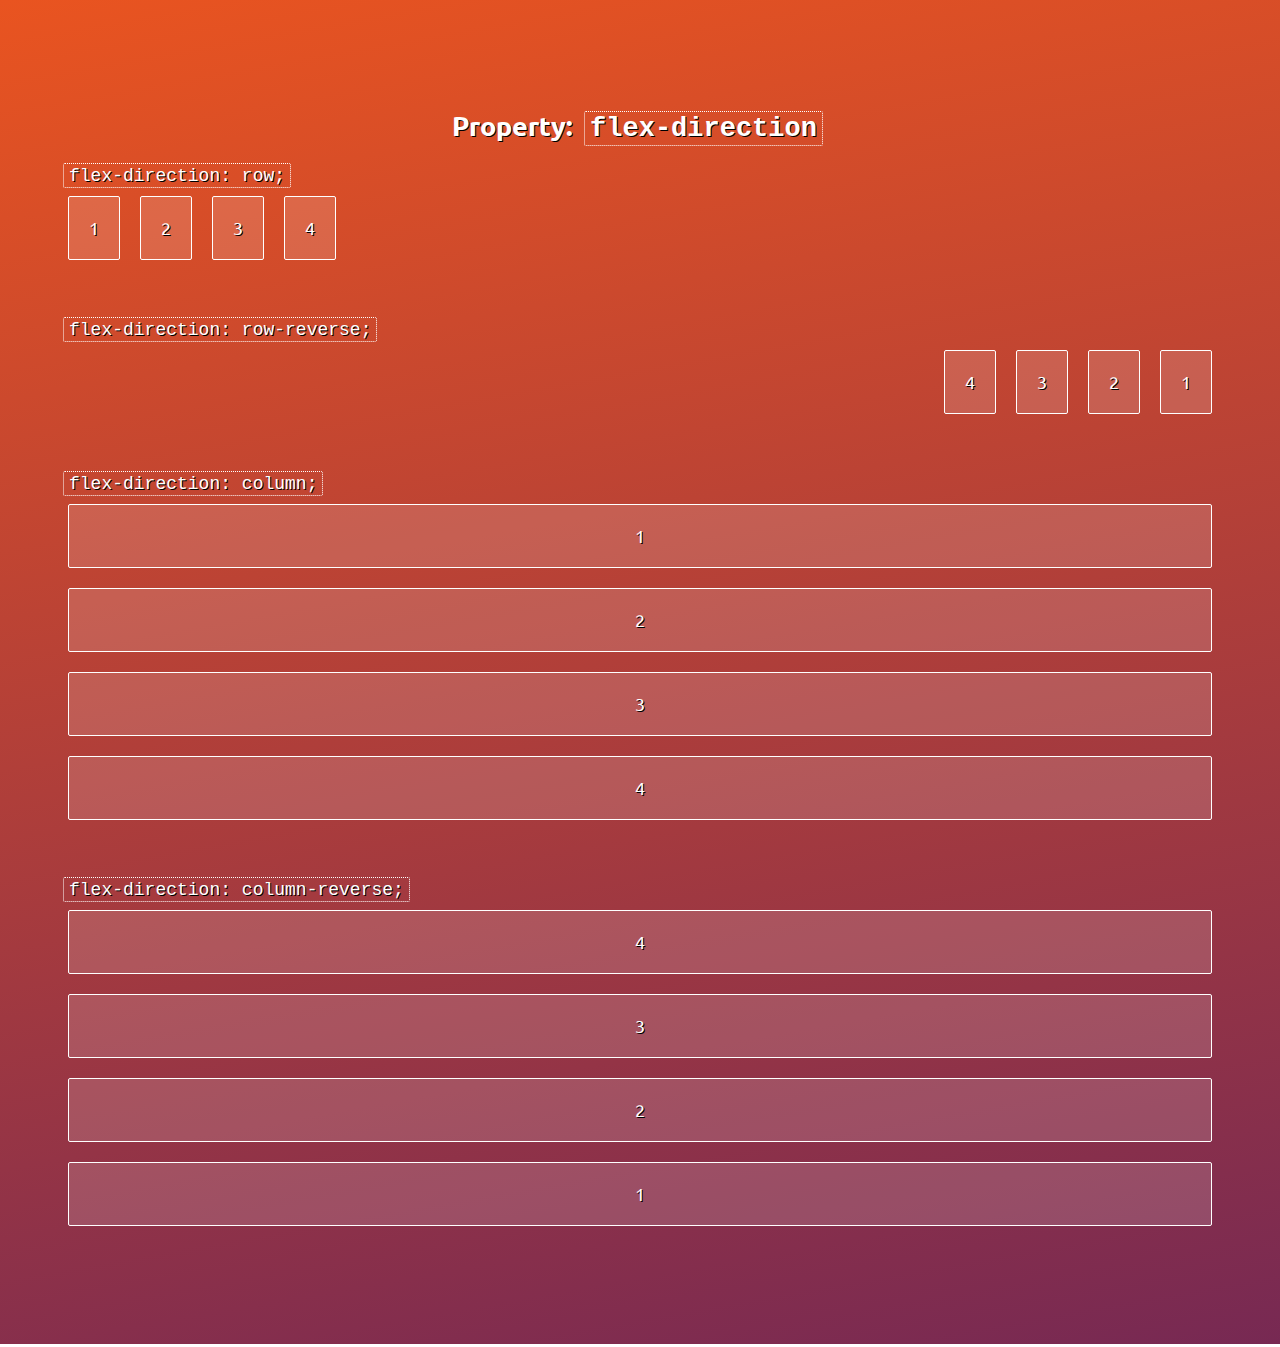
<file: showcase/flowdirection.html>
<html>
  <head>
      <title>Flexbox Grids</title>
      <link rel="stylesheet" href="css/showcase.css">
      <link rel="stylesheet" href="css/flowdirection.css">
      <link href="https://fonts.googleapis.com/css?family=Ubuntu:300" rel="stylesheet">
  </head>
  <body>

    <h2>Property: <code>flex-direction</code></h2>

    <code>flex-direction: row;</code>
    <div class="row container">
      <div>1</div>
      <div>2</div>
      <div>3</div>
      <div>4</div>
    </div>

    <code>flex-direction: row-reverse;</code>
    <div class="row-reverse container">
      <div>1</div>
      <div>2</div>
      <div>3</div>
      <div>4</div>
    </div>

    <code>flex-direction: column;</code>
    <div class="column container">
      <div>1</div>
      <div>2</div>
      <div>3</div>
      <div>4</div>
    </div>

    <code>flex-direction: column-reverse;</code>
    <div class="column-reverse container">
      <div>1</div>
      <div>2</div>
      <div>3</div>
      <div>4</div>
    </div>
  </body>
</html>
</file>
<file: resources/css/base.css>
* {
  color: #fff;
  text-shadow: 1px 1px 0 #000;
  box-sizing: border-box;
  font-family: Ubuntu, sans-serif;
}

html {
  background: -webkit-linear-gradient(100deg, #772953, #e95420);
  background: linear-gradient(-10deg, #772953, #e95420);
  min-height: 100vh;
  font-size: 18px;
}

code {
  margin: 1px 5px;
  padding: 2px 5px 1px 5px;
  font-family: monospace;
  border-radius: 2px;
  border: 1px dotted #fff;
}

p {
  margin: 25px 10px 5px 10px;
}

h2 {
  text-align: center;
  margin-top: 50px;
}

a {
  text-decoration: none;
}

a:hover {
  text-decoration: underline;
}

.outlined {
  width: 500px;
  height: 200px;
  border: 1px solid #fff;
  margin-bottom: 50px;
}

.container > * {
  color: #fff;
  background-color: rgba(255, 255, 255, 0.15);
  border: 1px solid #fff;
  border-radius: 2px;
  padding: 20px;
  margin: 10px;
  -webkit-box-pack: justify;
      -ms-flex-pack: justify;
          justify-content: space-between;
  text-align: center;
}

.container > div:hover {
  background-color: rgba(255, 255, 255, 0.25);
}

.full {
  -webkit-box-flex: 0;
      -ms-flex: 0 1 100%;
          flex: 0 1 100%;
}

.half {
  -webkit-box-flex: 0;
      -ms-flex: 0 2 calc(50% - 20px);
          flex: 0 2 calc(50% - 20px);
}

.third {
  -webkit-box-flex: 0;
      -ms-flex: 0 1 calc(33.333333% - 20px);
          flex: 0 1 calc(33.333333% - 20px);
}

.fourth {
  -webkit-box-flex: 0;
      -ms-flex: 0 1 calc(25% - 20px);
          flex: 0 1 calc(25% - 20px);
}

.fifth {
  -webkit-box-flex: 0;
      -ms-flex: 0 1 calc(20% - 20px);
          flex: 0 1 calc(20% - 20px);
}

.sixth {
  -webkit-box-flex: 0;
      -ms-flex: 0 1 calc(16.666666% - 20px);
          flex: 0 1 calc(16.666666% - 20px);
}
</file>
<file: resources/css/main.css>
/* Your code goes here */

.container {
  display: flex;
  flex-direction: row;
  border: 1px solid #fff;
  flex-basis: 800px;
}

/*
flex-basis
container has a) space left or b) is overfull
look at a) flex-grow and b) flex-shrink
calculate portions each item will grow or shrink
add that to the base size of the item

basis + flex-grow - flex-shrink
*/

.container div {
  float: right;
  flex: 1 1 25%;
  margin: 0;
}

.container div:nth-child(2) {
  flex-grow: 2;
}

.container div:nth-child(3) {

}
</file>
<file: 5_flexbox_in_practice/holy-grail-layout/css/base.css>
* {
  color: #fff;
  text-shadow: 1px 1px 0 #000;
  box-sizing: border-box;
  font-family: Ubuntu, sans-serif;
}

html {
/*  background: -webkit-linear-gradient(100deg, #772953, #e95420); */
/*  background: linear-gradient(-10deg, #772953, #e95420); */
  background: tomato;
  min-height: 100vh;
  font-size: 18px;
}

code {
  margin: 1px 5px;
  padding: 2px 5px 1px 5px;
  font-family: monospace;
  border-radius: 2px;
  border: 1px dotted #fff;
}

p {
  margin: 25px 10px 5px 10px;
}

h2 {
  text-align: center;
  margin-top: 50px;
}

a {
  text-decoration: none;
}

a:hover {
  text-decoration: underline;
}

.outlined {
  width: 500px;
  height: 200px;
  border: 1px solid #fff;
  margin-bottom: 50px;
}

.container > * {
  color: #fff;
  background-color: rgba(255, 255, 255, 0.15);
  border: 1px solid #fff;
  border-radius: 2px;
  padding: 20px;
  margin: 10px;
  -webkit-box-pack: justify;
      -ms-flex-pack: justify;
          justify-content: space-between;
  text-align: center;
}

.container > div:hover {
  background-color: rgba(255, 255, 255, 0.25);
}

.full {
  -webkit-box-flex: 0;
      -ms-flex: 0 1 100%;
          flex: 0 1 100%;
}

.half {
  -webkit-box-flex: 0;
      -ms-flex: 0 2 calc(50% - 20px);
          flex: 0 2 calc(50% - 20px);
}

.third {
  -webkit-box-flex: 0;
      -ms-flex: 0 1 calc(33.333333% - 20px);
          flex: 0 1 calc(33.333333% - 20px);
}

.fourth {
  -webkit-box-flex: 0;
      -ms-flex: 0 1 calc(25% - 20px);
          flex: 0 1 calc(25% - 20px);
}

.fifth {
  -webkit-box-flex: 0;
      -ms-flex: 0 1 calc(20% - 20px);
          flex: 0 1 calc(20% - 20px);
}

.sixth {
  -webkit-box-flex: 0;
      -ms-flex: 0 1 calc(16.666666% - 20px);
          flex: 0 1 calc(16.666666% - 20px);
}
</file>
<file: 5_flexbox_in_practice/holy-grail-layout/css/main.css>
body {
  display: flex;
  flex-direction: column;
  min-height: 100%;
  margin: 0;
}

#main {
  display: flex;
  flex-grow: 1;
}

#content {
  flex: 4 1 0%;
}

#secondary {
  flex-basis: 200px;
  order: -1;
}

#tertiary {
  flex-basis: 150px;
}

#header, #footer {
  text-align: center;
  padding: 20px;
}

#main * {
  padding: 20px;
}
</file>
<file: 5_flexbox_in_practice/media_objects/css/base.css>
* {
  color: #fff;
  text-shadow: 1px 1px 0 #000;
  box-sizing: border-box;
  font-family: Ubuntu, sans-serif;
}

html {
/*  background: -webkit-linear-gradient(100deg, #772953, #e95420); */
/*  background: linear-gradient(-10deg, #772953, #e95420); */
  background: tomato;
  min-height: 100vh;
  font-size: 18px;
}

code {
  margin: 1px 5px;
  padding: 2px 5px 1px 5px;
  font-family: monospace;
  border-radius: 2px;
  border: 1px dotted #fff;
}

p {
  margin: 25px 10px 5px 10px;
}

h2 {
  text-align: center;
  margin-top: 50px;
}

a {
  text-decoration: none;
}

a:hover {
  text-decoration: underline;
}

.outlined {
  width: 500px;
  height: 200px;
  border: 1px solid #fff;
  margin-bottom: 50px;
}

.container > * {
  color: #fff;
  background-color: rgba(255, 255, 255, 0.15);
  border: 1px solid #fff;
  border-radius: 2px;
  padding: 20px;
  margin: 10px;
  -webkit-box-pack: justify;
      -ms-flex-pack: justify;
          justify-content: space-between;
  text-align: center;
}

.container > div:hover {
  background-color: rgba(255, 255, 255, 0.25);
}

.full {
  -webkit-box-flex: 0;
      -ms-flex: 0 1 100%;
          flex: 0 1 100%;
}

.half {
  -webkit-box-flex: 0;
      -ms-flex: 0 2 calc(50% - 20px);
          flex: 0 2 calc(50% - 20px);
}

.third {
  -webkit-box-flex: 0;
      -ms-flex: 0 1 calc(33.333333% - 20px);
          flex: 0 1 calc(33.333333% - 20px);
}

.fourth {
  -webkit-box-flex: 0;
      -ms-flex: 0 1 calc(25% - 20px);
          flex: 0 1 calc(25% - 20px);
}

.fifth {
  -webkit-box-flex: 0;
      -ms-flex: 0 1 calc(20% - 20px);
          flex: 0 1 calc(20% - 20px);
}

.sixth {
  -webkit-box-flex: 0;
      -ms-flex: 0 1 calc(16.666666% - 20px);
          flex: 0 1 calc(16.666666% - 20px);
}
</file>
<file: 5_flexbox_in_practice/media_objects/css/main.css>
/* Requirements */

/*
- variable image size
- image left or right
- image vertical align
- nesting
- responsive
- clearfix
*/

.media {
  display: flex;
  flex-flow: row nowrap;
}

.figure {
  flex: 1 1 30%;
  align-self: flex-start;
  order: 1;
}

.media-body {
  flex: 1 1 60%;
}

p {
  margin: 0 10px 20px 10px;
}
</file>
<file: 5_flexbox_in_practice/solution_1/css/base.css>
* {
  color: #fff;
  text-shadow: 1px 1px 0 #000;
  box-sizing: border-box;
  font-family: Ubuntu, sans-serif;
}

html {
/*  background: -webkit-linear-gradient(100deg, #772953, #e95420); */
/*  background: linear-gradient(-10deg, #772953, #e95420); */
  background: tomato;
  min-height: 100vh;
  font-size: 18px;
}

code {
  margin: 1px 5px;
  padding: 2px 5px 1px 5px;
  font-family: monospace;
  border-radius: 2px;
  border: 1px dotted #fff;
}

p {
  margin: 25px 10px 5px 10px;
}

h2 {
  text-align: center;
  margin-top: 50px;
}

a {
  text-decoration: none;
}

a:hover {
  text-decoration: underline;
}

.outlined {
  width: 500px;
  height: 200px;
  border: 1px solid #fff;
  margin-bottom: 50px;
}

.container > * {
  color: #fff;
  background-color: rgba(255, 255, 255, 0.15);
  border: 1px solid #fff;
  border-radius: 2px;
  padding: 20px;
  margin: 10px;
  -webkit-box-pack: justify;
      -ms-flex-pack: justify;
          justify-content: space-between;
  text-align: center;
}

.container > div:hover {
  background-color: rgba(255, 255, 255, 0.25);
}

.full {
  -webkit-box-flex: 0;
      -ms-flex: 0 1 100%;
          flex: 0 1 100%;
}

.half {
  -webkit-box-flex: 0;
      -ms-flex: 0 2 calc(50% - 20px);
          flex: 0 2 calc(50% - 20px);
}

.third {
  -webkit-box-flex: 0;
      -ms-flex: 0 1 calc(33.333333% - 20px);
          flex: 0 1 calc(33.333333% - 20px);
}

.fourth {
  -webkit-box-flex: 0;
      -ms-flex: 0 1 calc(25% - 20px);
          flex: 0 1 calc(25% - 20px);
}

.fifth {
  -webkit-box-flex: 0;
      -ms-flex: 0 1 calc(20% - 20px);
          flex: 0 1 calc(20% - 20px);
}

.sixth {
  -webkit-box-flex: 0;
      -ms-flex: 0 1 calc(16.666666% - 20px);
          flex: 0 1 calc(16.666666% - 20px);
}
</file>
<file: 5_flexbox_in_practice/solution_1/css/main.css>
.grid {
  display: flex;
}

.gutters {
  margin: -10px 0 10 -10px;
}

.gutters > .cell {
  padding: 10px 0 0 10px;
}

.cell {
  flex: 1; /* 1 1 0% */
}

.cell > div {
  background-color: rgba(255, 255, 255, 0.7);
  height: 100%;
  padding: 10px;
}

.large {
  flex-grow: 3;
}
</file>
<file: 5_flexbox_in_practice/solution_2/css/base.css>
* {
  color: #fff;
  text-shadow: 1px 1px 0 #000;
  box-sizing: border-box;
  font-family: Ubuntu, sans-serif;
}

html {
/*  background: -webkit-linear-gradient(100deg, #772953, #e95420); */
/*  background: linear-gradient(-10deg, #772953, #e95420); */
  background: tomato;
  min-height: 100vh;
  font-size: 18px;
}

code {
  margin: 1px 5px;
  padding: 2px 5px 1px 5px;
  font-family: monospace;
  border-radius: 2px;
  border: 1px dotted #fff;
}

p {
  margin: 25px 10px 5px 10px;
}

h2 {
  text-align: center;
  margin-top: 50px;
}

a {
  text-decoration: none;
}

a:hover {
  text-decoration: underline;
}

.outlined {
  width: 500px;
  height: 200px;
  border: 1px solid #fff;
  margin-bottom: 50px;
}

.container > * {
  color: #fff;
  background-color: rgba(255, 255, 255, 0.15);
  border: 1px solid #fff;
  border-radius: 2px;
  padding: 20px;
  margin: 10px;
  -webkit-box-pack: justify;
      -ms-flex-pack: justify;
          justify-content: space-between;
  text-align: center;
}

.container > div:hover {
  background-color: rgba(255, 255, 255, 0.25);
}

.full {
  -webkit-box-flex: 0;
      -ms-flex: 0 1 100%;
          flex: 0 1 100%;
}

.half {
  -webkit-box-flex: 0;
      -ms-flex: 0 2 calc(50% - 20px);
          flex: 0 2 calc(50% - 20px);
}

.third {
  -webkit-box-flex: 0;
      -ms-flex: 0 1 calc(33.333333% - 20px);
          flex: 0 1 calc(33.333333% - 20px);
}

.fourth {
  -webkit-box-flex: 0;
      -ms-flex: 0 1 calc(25% - 20px);
          flex: 0 1 calc(25% - 20px);
}

.fifth {
  -webkit-box-flex: 0;
      -ms-flex: 0 1 calc(20% - 20px);
          flex: 0 1 calc(20% - 20px);
}

.sixth {
  -webkit-box-flex: 0;
      -ms-flex: 0 1 calc(16.666666% - 20px);
          flex: 0 1 calc(16.666666% - 20px);
}
</file>
<file: 5_flexbox_in_practice/solution_2/css/main.css>
.grid {
  display: flex;
}

.grid > div > div {
  background-color: rgba(255, 255, 255, 0.9);
  padding: 10px 0 0 10px;
  height: 100%;
}

.gutters {
  margin: -10px 0 10 -10px;
}

.gutters > .cell {
  padding: 10px 0 0 10px;
}

.half {
  flex-basis: 50%;
}

.third {
  flex-basis: 33.33%;
}

.fourth {
  flex-basis: 25%;
}
</file>
<file: showcase/css/showcase.css>
* {
  color: #fff;
  text-shadow: 1px 1px 0 #000;
  box-sizing: border-box;
  font-family: Ubuntu, sans-serif;
}

html {
  background: linear-gradient(-10deg, #772953, #e95420);
  min-height: 100vh;
  font-size: 18px;
}

body {
  padding: 50px;
}

code {
  margin: 1px 5px;
  padding: 2px 5px 1px 5px;
  font-family: monospace;
  border-radius: 2px;
  border: 1px dotted #fff;
}

p {
  margin: 25px 10px 5px 10px;
}

h2 {
  text-align: center;
  margin-top: 50px;
}

a {
  text-decoration: none;
}

a:hover {
  text-decoration: underline;
}

.outlined {
  /*width: 500px;*/
  height: 200px;
  border: 1px solid #fff;
  margin-bottom: 50px;
}

.container > * {
  color: #fff;
  background-color: rgba(255, 255, 255, 0.15);
  border: 1px solid #fff;
  border-radius: 2px;
  padding: 20px;
  margin: 10px;
  justify-content: space-between;
  text-align: center;
}

.container > div:hover {
  background-color: rgba(255, 255, 255, 0.25);
}

.container {
  display: -webkit-flex;
  display: -ms-flex;
  display: flex;
  flex-flow: row wrap;
}

.full {
  width: 100%; /* IE */
  flex: 0 1 100%;
}

.half {
  width: 49%; /* IE */
  flex: 0 2 calc(50% - 20px);
}

.third {
  width: 32.2%; /* IE */
  flex: 0 1 calc(33.333333% - 20px);
}

.fourth {
  width: 24%; /* IE */
  flex: 0 1 calc(25% - 20px);
}

.fifth {
  width: 19.5%; /* IE */
  flex: 0 1 calc(20% - 20px);
}

.sixth {
  width: 15.7%; /* IE */
  flex: 0 1 calc(16.666666% - 20px);
}
</file>
<file: showcase/css/aligncontent.css>
body {
  padding: 200px;
}

.container div {
  padding-top: 10px;
  padding-bottom: 10px;
}

.container {
  flex-wrap: wrap;
  align-items: flex-start;
}

.align-start {
  align-content: flex-start;
}

.align-end {
  align-content: flex-end;
}

.align-center {
  align-content: center;
}

.align-around {
  align-content: space-around;
}

.align-between {
  align-content: space-between;
}
</file>
<file: showcase/css/alignment.css>
.align-start {
  -ms-align-items: flex-start;
  align-items: flex-start;
}

.align-end {
  -ms-align-items: flex-end;
  align-items: flex-end;
}

.align-center {
  -ms-align-items: center;
  align-items: center;
}

.align-stretch {
  -ms-align-items: stretch;
  align-items: stretch;
}

.align-baseline {
  -ms-align-items: baseline;
  align-items: baseline;
}

.align-baseline div:nth-child(2) {
  font-size: 24px;
}

.align-baseline div:nth-child(3) {
  font-size: 14px;
}

.align-baseline div:nth-child(4) {
  font-size: 30px;
}
</file>
<file: showcase/css/alignself.css>
.self-start {
  -ms-align-self: flex-start;
  align-self: flex-start;
}

.self-end {
  -ms-align-self: flex-end;
  align-self: flex-end;
}

.self-center {
  -ms-align-self: center;
  align-self: center;
}

.self-stretch {
  -ms-align-self: stretch;
  align-self: stretch;
}

.self-baseline {
  -ms-align-self: baseline;
  align-self: baseline;
}

.container.baseline {
  width: 800px;
}

.container.baseline div:nth-child(2) {
  font-size: 24px;
}

.container.baseline div:nth-child(3) {
  font-size: 14px;
}

.container.baseline div:nth-child(4) {
  font-size: 30px;
}

.container.baseline div:nth-child(5) {
  font-size: 8px;
}

.container.baseline div:nth-child(6) {
  font-size: 50px;
}
</file>
<file: showcase/css/flexbasis.css>
.basis1 div:nth-child(1) {
  flex-basis: 200px;
}

.basis1 div:nth-child(2) {
  flex-basis: 300px;
}

.basis1 div:nth-child(4) {
  flex-basis: 100px;
}

.basis2 div:nth-child(1) {
  flex-basis: 25%;
}

.basis2 div:nth-child(4) {
  flex-basis: 50%;
}
</file>
<file: showcase/css/flexgrow.css>
.grow1 div:nth-child(3) {
  flex-grow: 1;
}

.grow2 div, .grow3 div, .grow4 div {
  flex-grow: 1;
}

.grow3 div:nth-child(3) {
  flex-grow: 2;
}

.grow4 div:nth-child(3) {
  flex-grow: 4;
}
</file>
<file: showcase/css/flexshrink.css>
.container {
  flex-wrap: nowrap;
  border: 1px solid #fff;
  border-radius: 2px;
}

.container div {
  flex-basis: 200px;
}

.shrink1 div:nth-child(3),
.shrink1 div:nth-child(4),
.shrink1 div:nth-child(5) {
  flex-shrink: 0;
}

.shrink2 div:nth-child(3) {
  flex-shrink: 5;
}
</file>
<file: showcase/css/flexwrap.css>
body {
  padding: 200px;
}

.nowrap {
  flex-wrap: nowrap;
}

.wrap {
  flex-wrap: wrap;
}

.wrap-reverse {
  flex-wrap: wrap-reverse;
}
</file>
<file: showcase/css/flowdirection.css>
.row, .row-reverse, .column, .column-reverse {
  display: -webkit-flex;
  display: -ms-flex;
  display: flex;
  margin-bottom: 50px;
}

.row {
  flex-direction: row;
}

.row-reverse {
  flex-direction: row-reverse;
}

.column {
  flex-direction: column;
}

.column-reverse {
  flex-direction: column-reverse;
}
</file>
